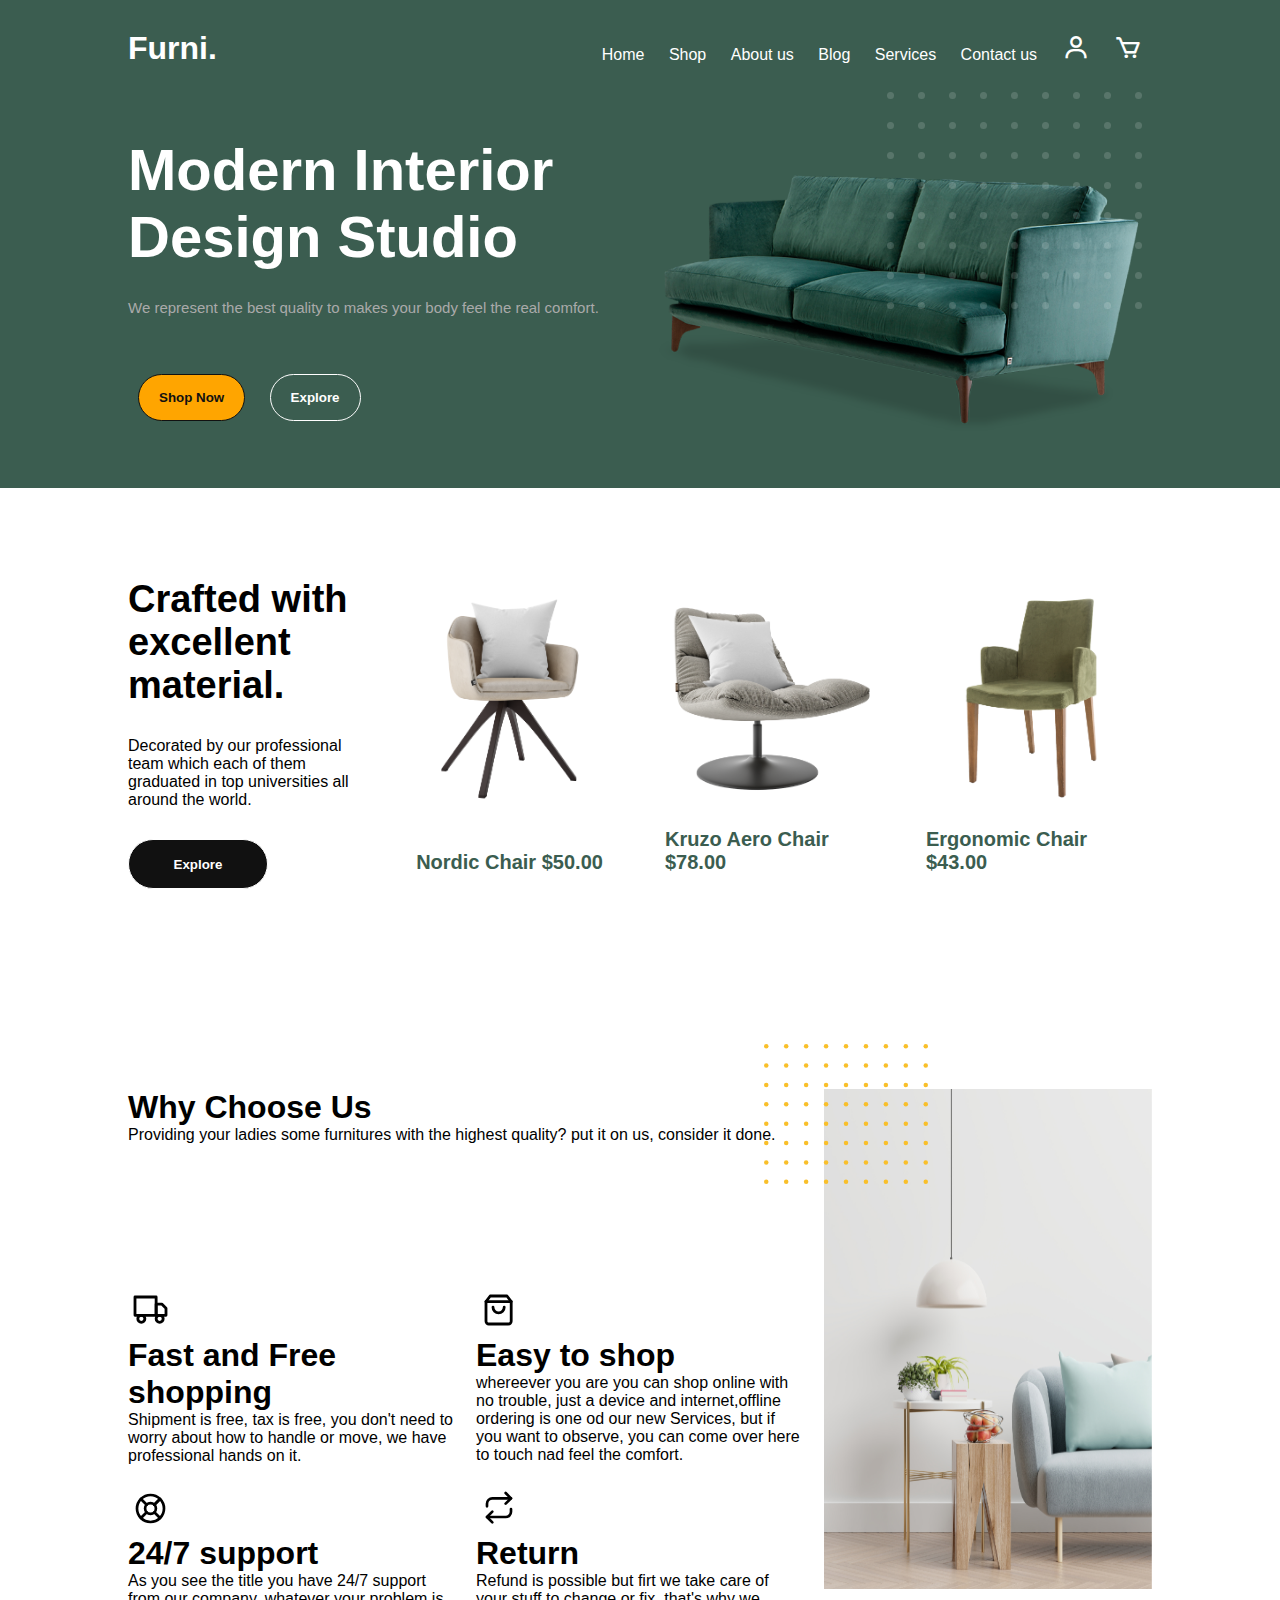
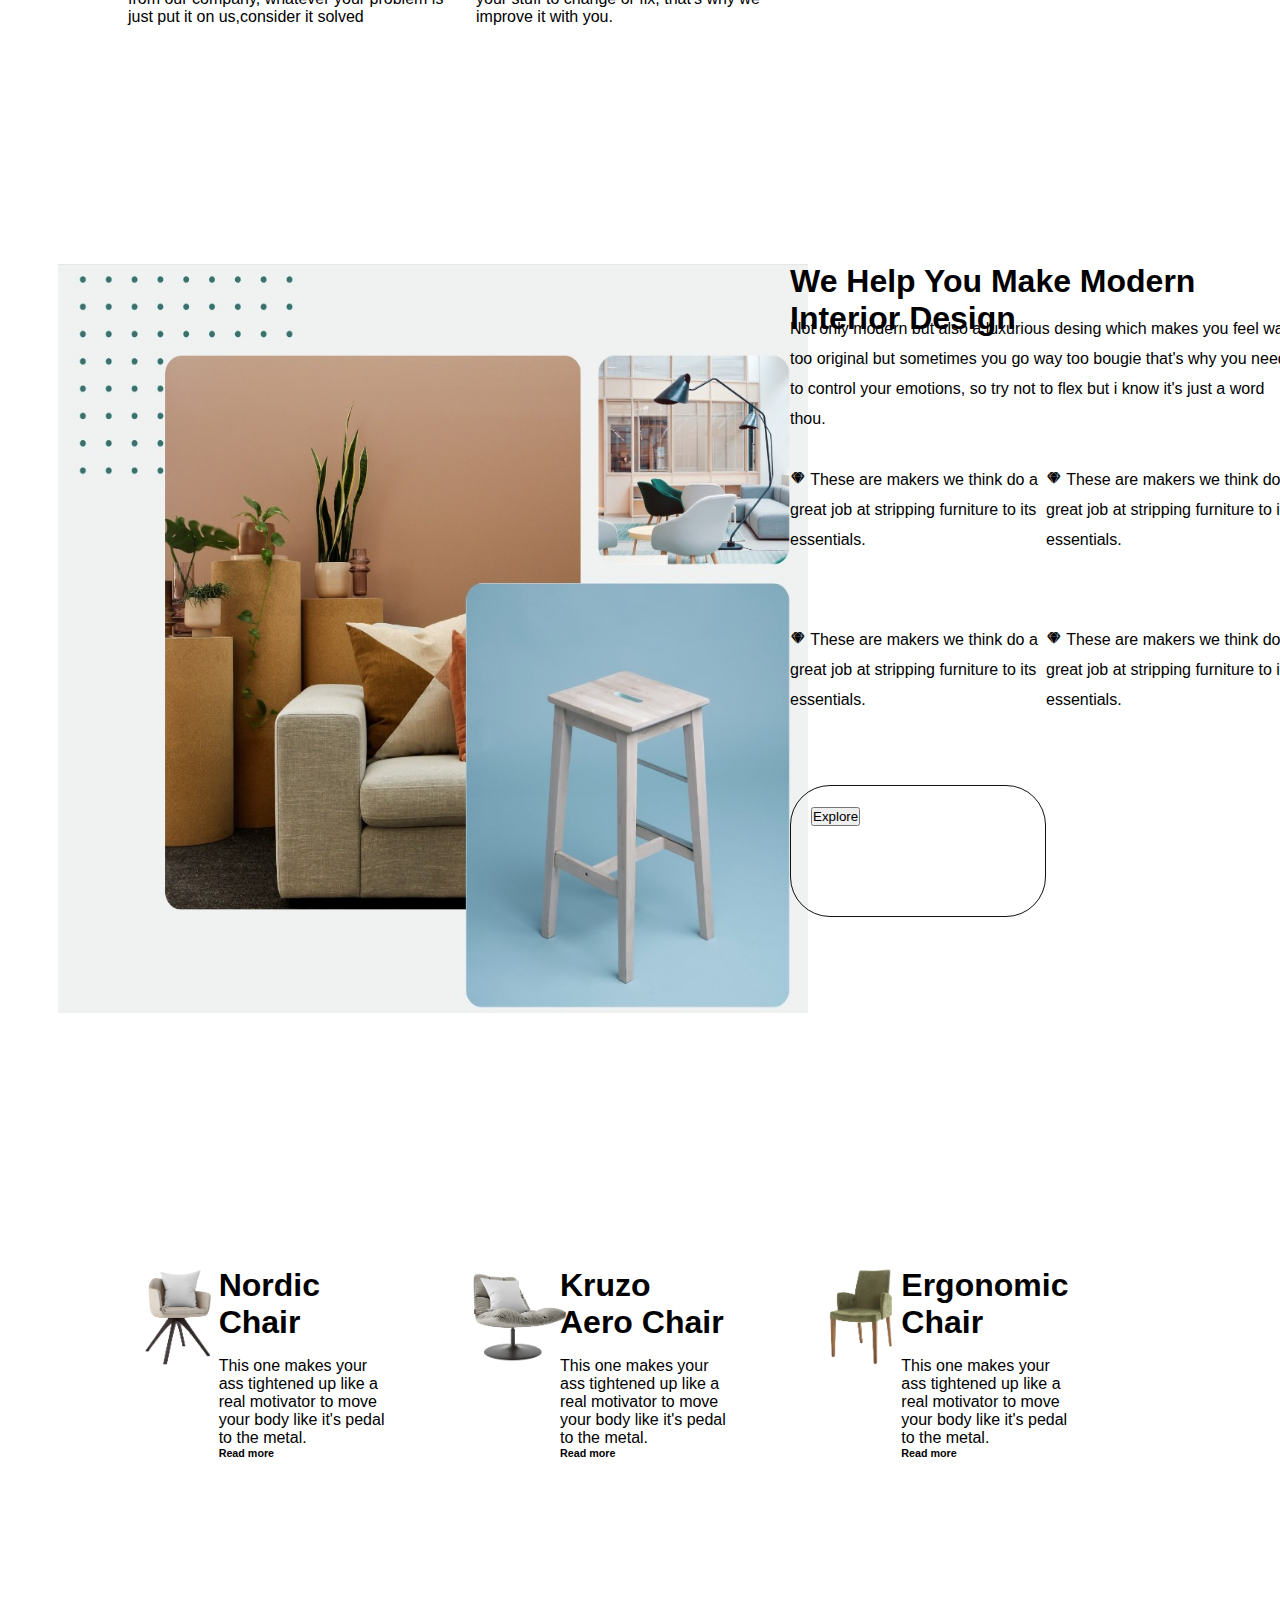
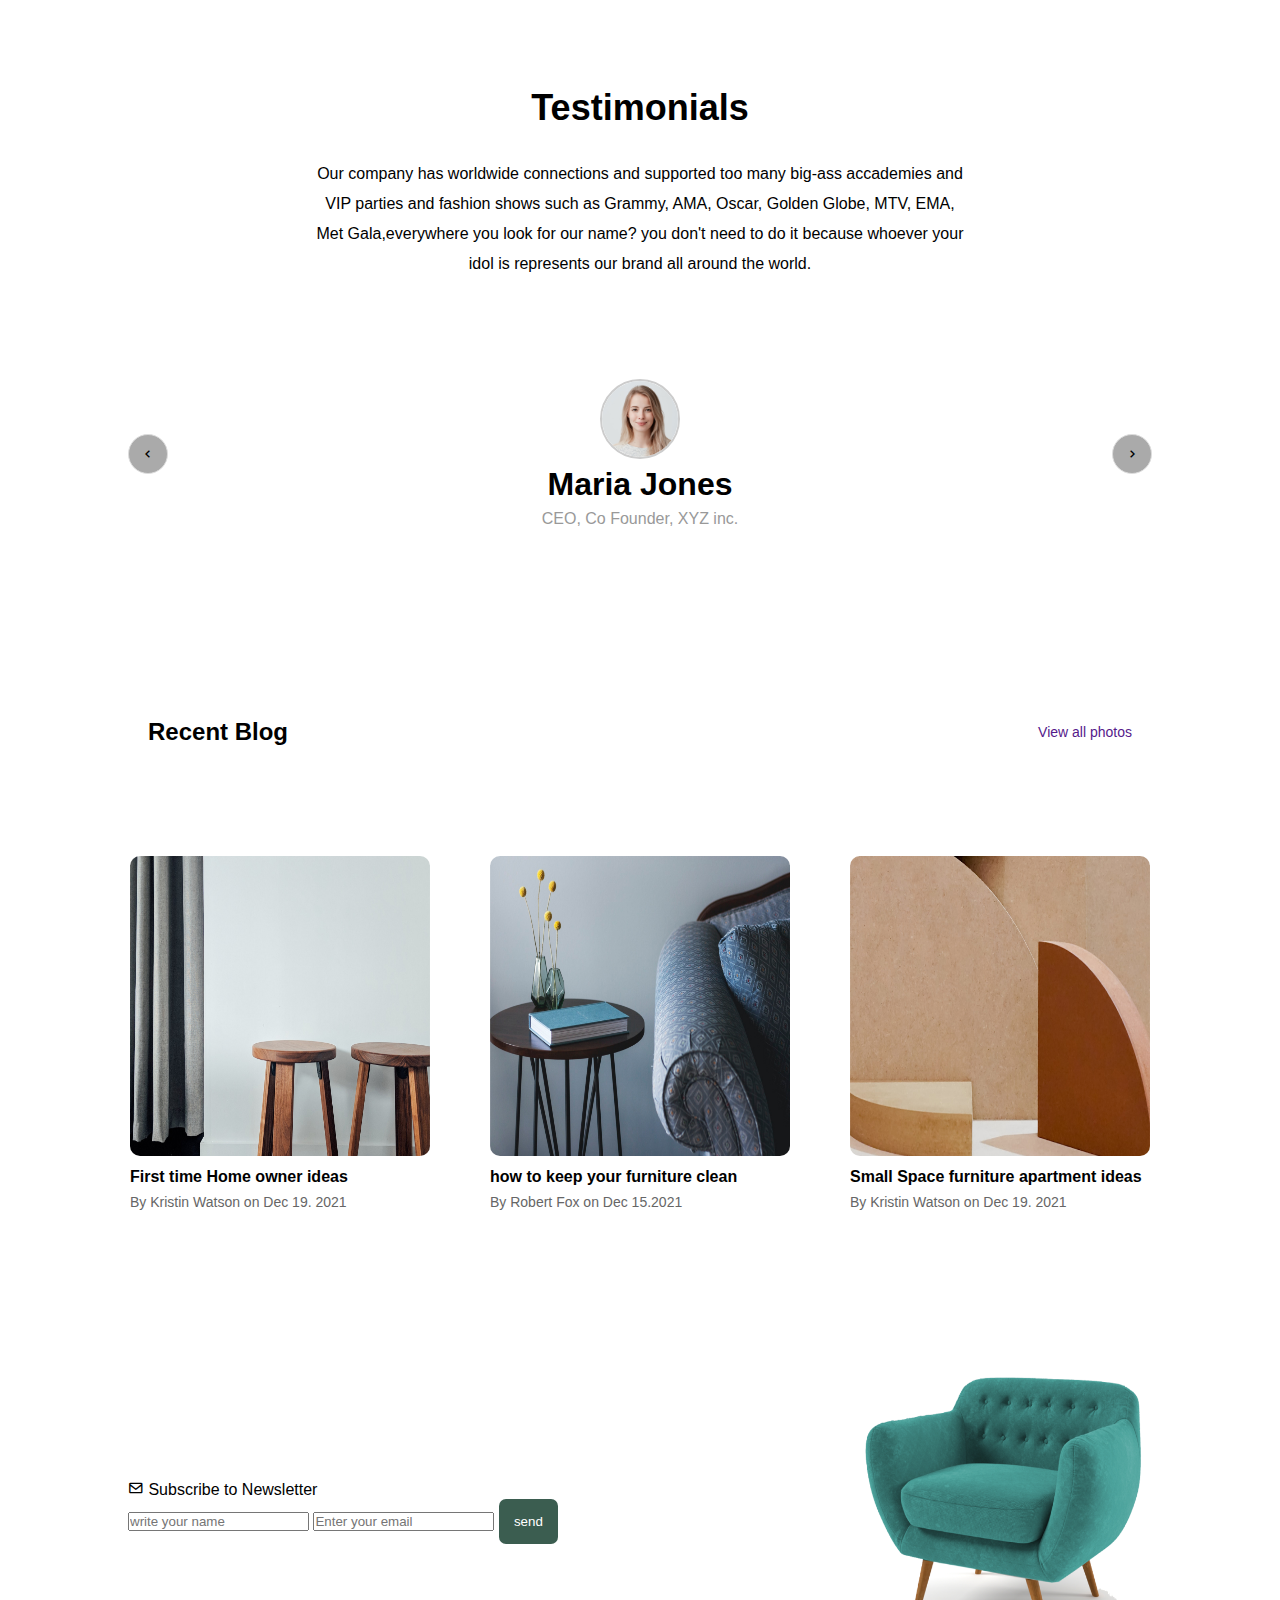
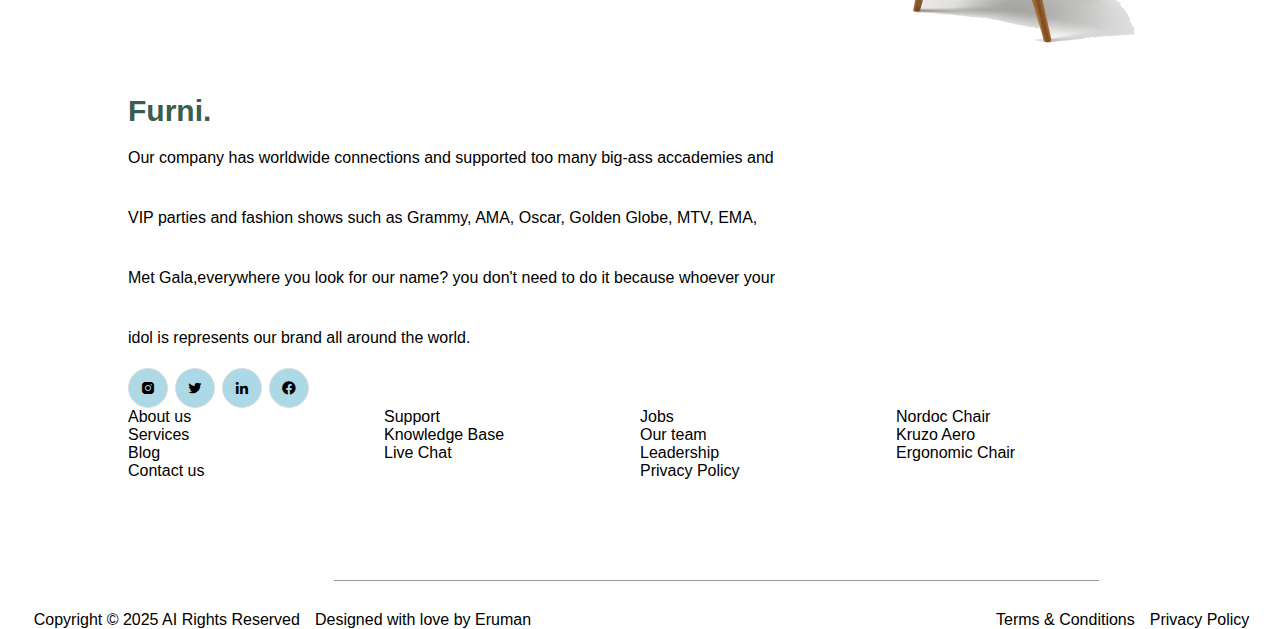
<file: Furniture/index.html>
<!DOCTYPE html>
<html lang="en">
    <head>
        <meta charset="UTF-8" />
        <meta name="viewport" content="width=device-width, initial-scale=1.0" />
        <title>Document</title>
        <link
            href="https://unpkg.com/boxicons@2.1.4/css/boxicons.min.css"
            rel="stylesheet"
        />

        <link rel="stylesheet" href="./style.css" />
    </head>
    <body>
        <header>
            <h1>Furni.</h1>
            <nav>
                <ul>
                    <li><a href="">Home</a></li>
                    <li><a href="">Shop</a></li>
                    <li><a href="">About us</a></li>
                    <li><a href="">Blog</a></li>
                    <li><a href="">Services</a></li>
                    <li><a href="">Contact us</a></li>
                    <li>
                        <a href=""><i class="bx bx-user"></i></a>
                    </li>
                    <li>
                        <a href=""><i class="bx bx-cart"></i></a>
                    </li>
                </ul>
            </nav>
        </header>
        <div class="carousel">
            <h1>Modern Interior Design Studio</h1>
            <p>
                We represent the best quality to makes your body feel the real
                comfort.
            </p>
            <div class="btns">
                <button>Shop Now</button>
                <button>Explore</button>
            </div>
            <div class="images">
                <img src="./couch.png" />
                <img src="./dots-light.svg" />
            </div>
        </div>

        <article>
            <section class="first">
                <div class="content1">
                    <h1>Crafted with excellent material.</h1>
                    <p>
                        Decorated by our professional team which each of them
                        graduated in top universities all around the world.
                    </p>
                    <button>Explore</button>
                </div>
                <div class="images1">
                    <img src="./product-1.png" />
                    <h2>Nordic Chair $50.00</h2>
                </div>
                <div class="images2">
                    <img src="./product-2.png" />
                    <h2>Kruzo Aero Chair $78.00</h2>
                </div>
                <div class="images3">
                    <img src="./product-3.png" />
                    <h2>Ergonomic Chair $43.00</h2>
                </div>
            </section>
            <section class="second">
                <div>
                    <h1>Why Choose Us</h1>
                    <p>
                        Providing your ladies some furnitures with the highest
                        quality? put it on us, consider it done.
                    </p>
                </div>
                <!-- <i class="bx bxs-bus"></i> -->
                <div>
                    <img src="./truck.svg" />
                    <h1>Fast and Free shopping</h1>
                    <p>
                        Shipment is free, tax is free, you don't need to worry
                        about how to handle or move, we have professional hands
                        on it.
                    </p>
                </div>
                <!-- <i class="bx bxs-shopping-bag"></i> -->
                <div>
                    <img src="./bag.svg" />
                    <h1>Easy to shop</h1>
                    <p>
                        whereever you are you can shop online with no trouble,
                        just a device and internet,offline ordering is one od
                        our new Services, but if you want to observe, you can
                        come over here to touch nad feel the comfort.
                    </p>
                </div>
                <!-- <i class="bx bx-support"></i> -->
                <div>
                    <img src="./support.svg" />
                    <h1>24/7 support</h1>
                    <p>
                        As you see the title you have 24/7 support from our
                        company, whatever your problem is just put it on
                        us,consider it solved
                    </p>
                </div>
                <!-- <i class='bx bx-dollar'></i> -->
                <div>
                    <img src="./return.svg" />
                    <h1>Return</h1>
                    <p>
                        Refund is possible but firt we take care of your stuff
                        to change or fix, that's why we improve it with you.
                    </p>
                </div>

                <div>
                    <img src="./dots-yellow.svg" />
                    <img
                        src="./why-choose-us-img.jpg"
                        height="500px"
                        width="500px"
                    />
                </div>
            </section>
            <section class="parent">
                <div class="div1">
                    <img src="./img-grid.jpg" height="750px" width="750px" />
                </div>
                <div class="div2">
                    <h1>We help you make modern interior Design</h1>
                </div>
                <div class="div3">
                    <p>
                        Not only modern but also a luxurious desing which makes
                        you feel way too original but sometimes you go way too
                        bougie that's why you need to control your emotions, so
                        try not to flex but i know it's just a word thou.
                    </p>
                </div>

                <div class="div4">
                    <p class="double">
                        <i class="bx bxl-sketch"></i> These are makers we think
                        do a great job at stripping furniture to its essentials.
                    </p>
                    <div>
                        <p class="triple">
                            <i class="bx bxl-sketch"></i> These are makers we
                            think do a great job at stripping furniture to its
                            essentials.
                        </p>
                    </div>
                    <div>
                        <p class="quadruple">
                            <i class="bx bxl-sketch"></i> These are makers we
                            think do a great job at stripping furniture to its
                            essentials.
                        </p>
                    </div>
                    <div>
                        <p class="quintuple">
                            <i class="bx bxl-sketch"></i> These are makers we
                            think do a great job at stripping furniture to its
                            essentials.
                        </p>
                    </div>
                    <div class="cloth">
                        <button>Explore</button>
                    </div>
                </div>
            </section>
            <section class="third">
                <div id="flame">
                    <img
                        class="image1"
                        src="./product-1.png"
                        height="100px"
                        width="100px"
                    />
                    <h1 id="v">Nordic Chair</h1>
                    <p id="iv">
                        This one makes your ass tightened up like a real
                        motivator to move your body like it's pedal to the
                        metal.
                    </p>
                    <h6 id="iiv">Read more</h6>
                </div>
                <div id="ray">
                    <img
                        class="image1"
                        src="./product-2.png"
                        height="100px"
                        width="100px"
                    />
                    <h1 id="v">Kruzo Aero Chair</h1>
                    <p id="iv">
                        This one makes your ass tightened up like a real
                        motivator to move your body like it's pedal to the
                        metal.
                    </p>
                    <h6 id="iiv">Read more</h6>
                </div>
                <div id="light">
                    <img
                        class="image1"
                        src="./product-3.png"
                        height="100px"
                        width="100px"
                    />
                    <h1 id="v">Ergonomic Chair</h1>
                    <p id="iv">
                        This one makes your ass tightened up like a real
                        motivator to move your body like it's pedal to the
                        metal.
                    </p>
                    <h6 id="iiv">Read more</h6>
                </div>
            </section>
            <section class="fourth">
                <h1>Testimonials</h1>
                <p>
                    Our company has worldwide connections and supported too many
                    big-ass accademies and VIP parties and fashion shows such as
                    Grammy, AMA, Oscar, Golden Globe, MTV, EMA, Met
                    Gala,everywhere you look for our name? you don't need to do
                    it because whoever your idol is represents our brand all
                    around the world.
                </p>
            </section>
            <section class="fifth">
                <i class="bx bx-chevron-left"></i>
                <div id="persona">
                    <img
                        id="charm"
                        src="./person_4.jpg"
                        height="80px"
                        width="80px"
                    />
                    <h1>Maria Jones</h1>
                    <p id="chef">CEO, Co Founder, XYZ inc.</p>
                </div>
                <i class="bx bx-chevron-right"></i>
            </section>
            <section class="sixth">
                <div id="space">
                    <h1>Recent Blog</h1>
                    <a href=""> View all photos </a>
                </div>
            </section>
            <section class="seventh">
                <div class="un">
                    <img src="./post-1.jpg" height="300px" width="300px" />
                    <h1>First time Home owner ideas</h1>
                    <p>By Kristin Watson on Dec 19. 2021</p>
                </div>
                <div class="un">
                    <img src="./post-2.jpg" height="300px" width="300px" />
                    <h1>how to keep your furniture clean</h1>
                    <p>By Robert Fox on Dec 15.2021</p>
                </div>
                <div class="un">
                    <img src="./post-3.jpg" height="300px" width="300px" />
                    <h1>Small Space furniture apartment ideas</h1>
                    <p>By Kristin Watson on Dec 19. 2021</p>
                </div>
            </section>
            <section class="eighth">
                <div class="Nova">
                    <i class="bx bx-envelope"></i> Subscribe to Newsletter
                    <form>
                        <tr>
                            <td>
                                <input
                                    type="text"
                                    name="name"
                                    placeholder="write your name"
                                />
                            </td>
                            <td>
                                <input
                                    type="email"
                                    name="email"
                                    placeholder="Enter your email"
                                />
                            </td>
                        </tr>
                        <tr>
                            <td><label for="submit"> </label></td>
                            <td>
                                <input
                                    type="submit"
                                    name="submit"
                                    value="send"
                                />
                            </td>
                        </tr>
                    </form>
                </div>
                <div>
                    <img src="./sofa.png" height="300px" width="300px" />
                </div>
            </section>

            <section class="ninth">
                <div class="left">
                    <h1>Furni.</h1>
                    <p>
                        Our company has worldwide connections and supported too
                        many big-ass accademies and VIP parties and fashion
                        shows such as Grammy, AMA, Oscar, Golden Globe, MTV,
                        EMA, Met Gala,everywhere you look for our name? you
                        don't need to do it because whoever your idol is
                        represents our brand all around the world.
                    </p>
                    <ul>
                        <li><i class="bx bxl-instagram-alt"></i></li>
                        <li><i class="bx bxl-twitter"></i></li>
                        <li><i class="bx bxl-linkedin"></i></li>
                        <li><i class="bx bxl-facebook-circle"></i></li>
                    </ul>
                </div>
            </section>
            <section class="tenth">
                <div>
                    <ul id="erste">
                        <li>About us</li>
                        <li>Services</li>
                        <li>Blog</li>
                        <li>Contact us</li>
                    </ul>
                </div>
                <div id="zweite">
                    <ul>
                        <li>Support</li>
                        <li>Knowledge Base</li>
                        <li>Live Chat</li>
                    </ul>
                </div>
                <div class="dritte">
                    <ul>
                        <li>Jobs</li>
                        <li>Our team</li>
                        <li>Leadership</li>
                        <li>Privacy Policy</li>
                    </ul>
                </div>
                <div class="vierte">
                    <ul>
                        <li>Nordoc Chair</li>
                        <li>Kruzo Aero</li>
                        <li>Ergonomic Chair</li>
                    </ul>
                </div>
            </section>
        </article>
        <footer>
            <div class="blast">
                <p id="spa">Copyright &copy 2025 AI Rights Reserved</p>
                <p id="msj">Designed with love by Eruman</p>
                <p id="hot">Terms & Conditions</p>
                <p id="lean">Privacy Policy</p>
            </div>
        </footer>
    </body>
</html>
</file>
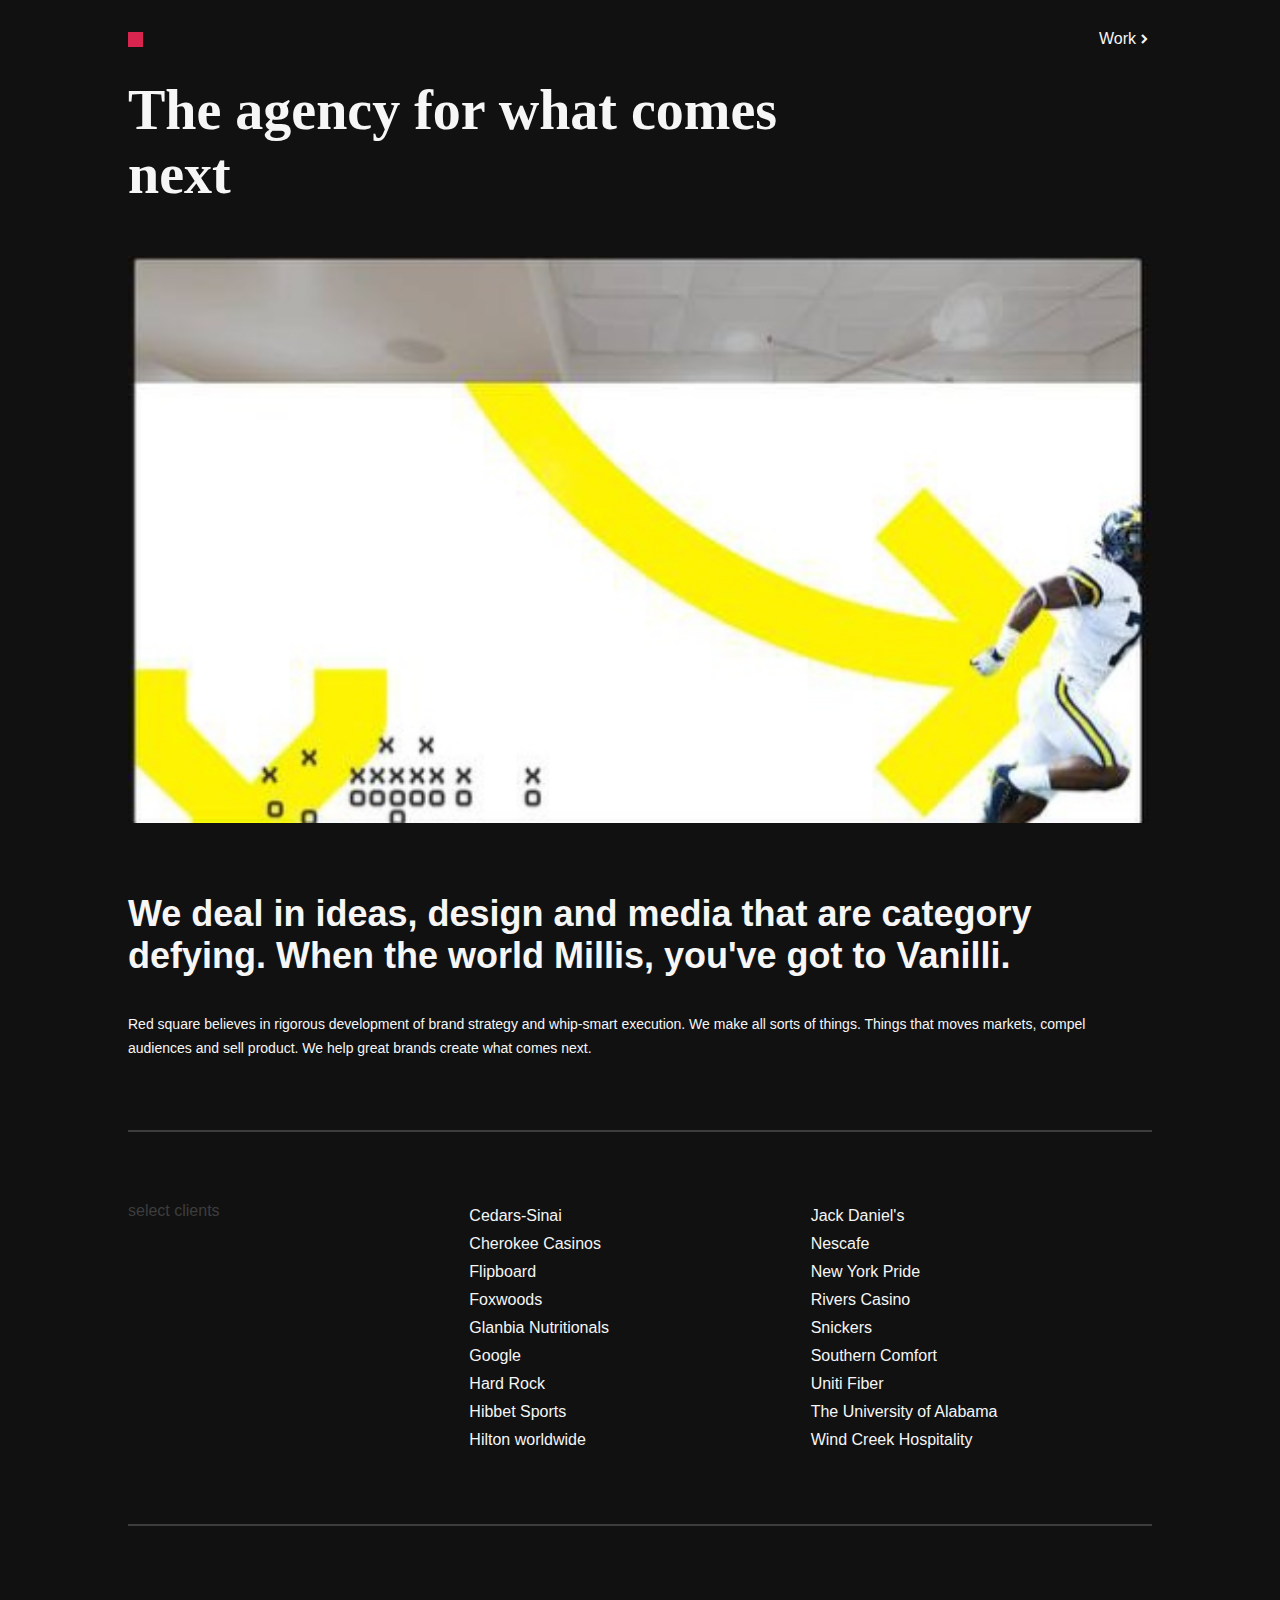
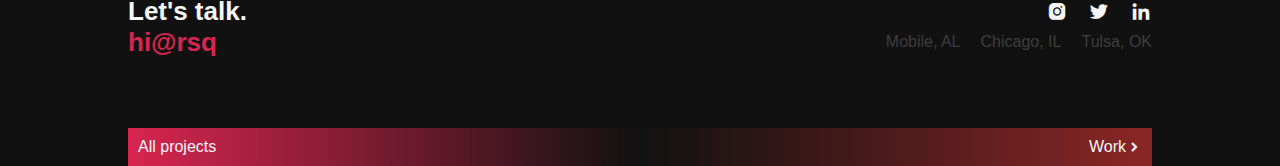
<file: New Site/index.html>
<!DOCTYPE html>
<html lang="en">
    <head>
        <meta charset="UTF-8">
        <meta name="viewport" content="width=device-width, initial-scale=1.0">
        <title>Document</title>
        <link rel="stylesheet" href="style.css">
         <link href='https://unpkg.com/boxicons@2.1.4/css/boxicons.min.css' rel='stylesheet'>

    </head>


    <body>
        <header>
            <span></span>
            <a href=""> work <i class='bx bxs-chevron-right'></i></a>
        </header>


        <article>
            <section>
                <h1> The agency for what comes next</h1>
                <img src="./runner.jpg">
            </section>
            <section>
                <h2>
                    We deal in ideas, design and media that are category defying. When the world Millis, you've got to Vanilli.
                </h2>
                <p>Red square believes in rigorous development of brand strategy and whip-smart execution. We make all sorts of things. Things that moves markets, compel audiences and sell product. We help great brands create what comes next.</p>
            </section>
            <section>
                <p> select clients</p>
                <ul>
                    <li>Cedars-Sinai</li>
                    <li>Cherokee Casinos</li>
                    <li>Flipboard</li>
                    <li>Foxwoods</li>
                    <li>Glanbia Nutritionals</li>
                    <li>Google</li>
                    <li>Hard Rock</li>
                    <li>Hibbet Sports</li>
                    <li>Hilton worldwide</li>
                </ul>
                <ul>
                    <li>Jack Daniel's</li>
                    <li>Nescafe</li>
                    <li>New York Pride </li>
                    <li>Rivers Casino</li>
                    <li>Snickers</li>
                    <li>Southern Comfort</li>
                    <li>Uniti Fiber</li>
                    <li>The University of Alabama</li>
                    <li>Wind Creek Hospitality</li>
                </ul>
            </section>
            <section>           
                <h1>Let's talk.</h1>
                <h1>hi@rsq</h1>
                <ul>
                    <li><i class='bx bxl-instagram-alt' ></i></li>
                    <li><i class='bx bxl-twitter' ></i></li>
                    <li><i class='bx bxl-linkedin' ></i></li>
                </ul>
                <ul>
                    <li>Mobile, AL</li>
                    <li>Chicago, IL</li>
                    <li>Tulsa, OK</li>
                </ul>
               
            </section>
        </article>

        <footer>
            <span>All projects</span>
            <a href=""> work <i class='bx bxs-chevron-right'></i></a>
        </footer>
    </body>
</html>
</file>
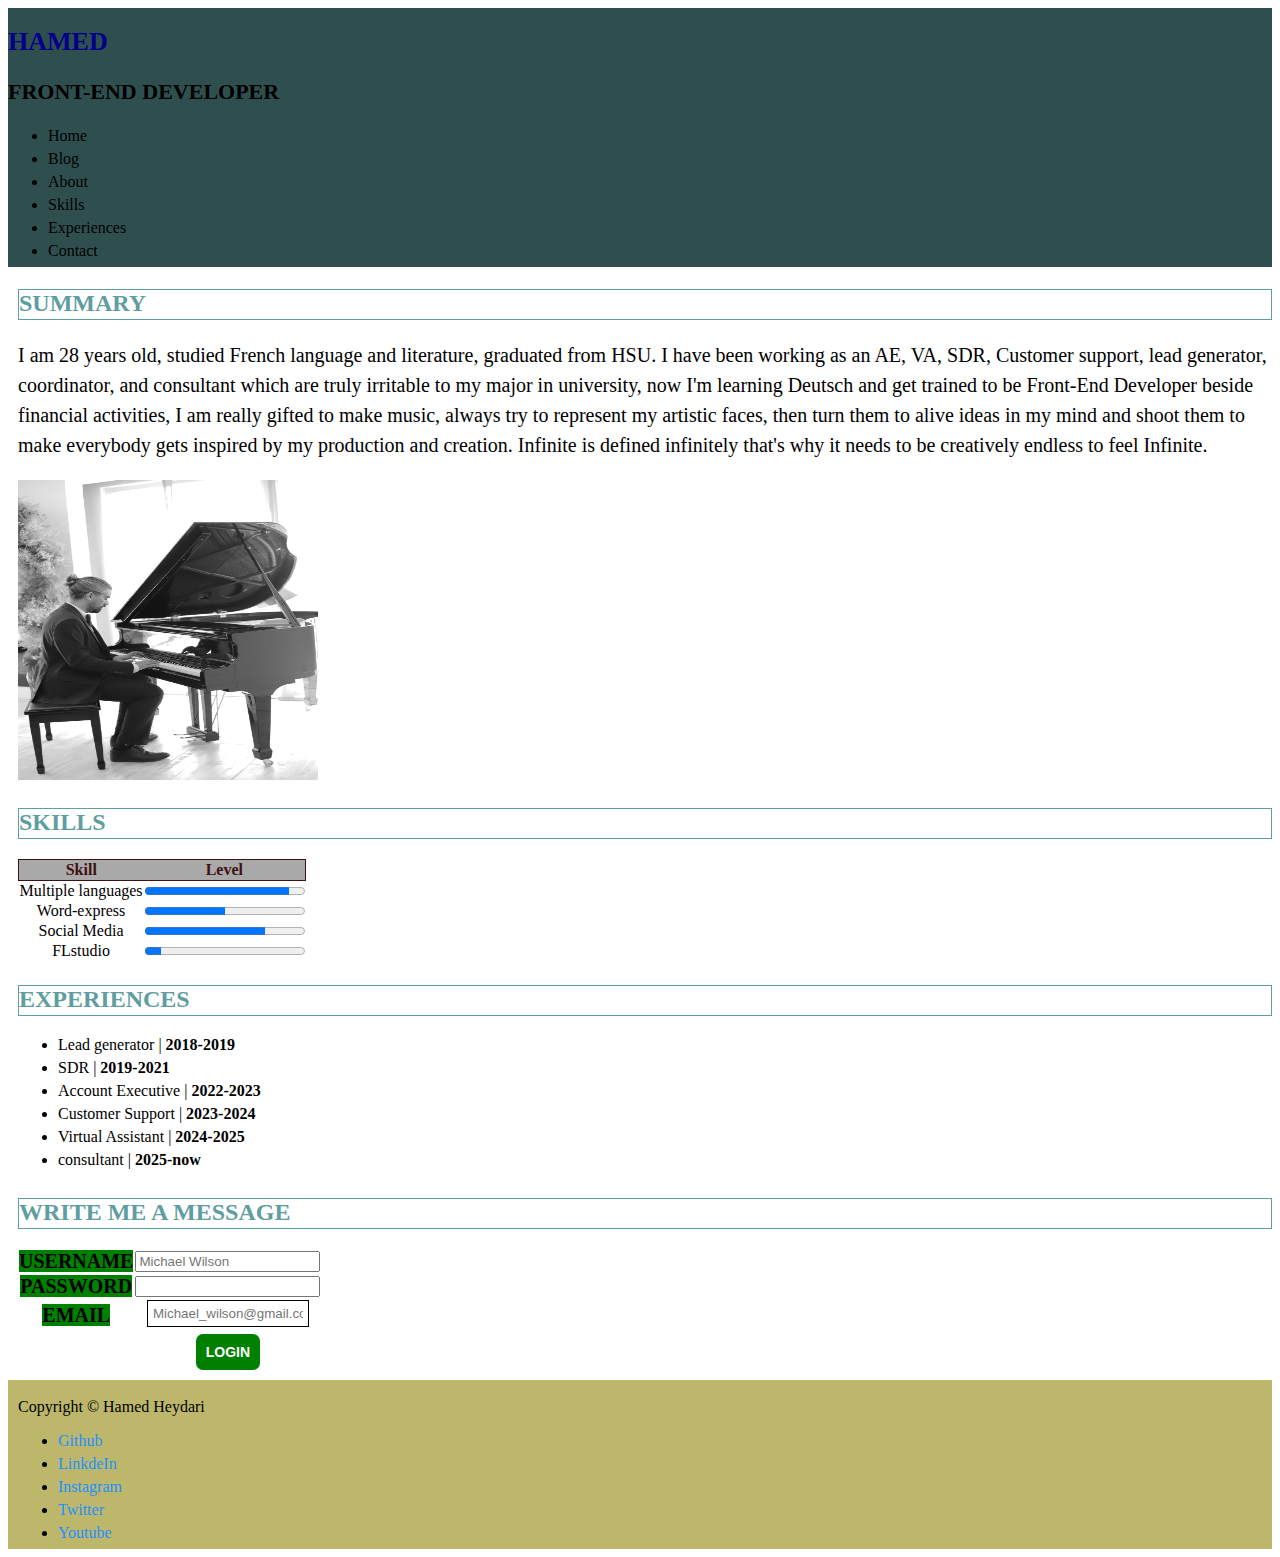
<file: Sample/index.html>
<!DOCTYPE html>
<html lang="en">
<head>
    <meta charset="UTF-8">
    <meta name="viewport" content="width=device-width, initial-scale=1.0">
    <title>Document</title>
    <link rel="stylesheet" href="./style.css">
</head>
<body>
    <header>
        <h1 id="uppercase"> Hamed</h1>
        <p id="p" id="uppercase" id="bold"> Front-End Developer</p> 
        <nav>
            <ul>
                <li><a> Home </a></li>
                <li><a> Blog  </a></li>
                <li> <a> About </a></li>
                <li> <a> Skills </a></li>
                <li> <a> Experiences </a></li>
                <li> <a> Contact </a></li>
            </ul>
            </nav>
        </header>
    <article>
        <section>
            <h2> Summary </h2>
            <p class="p"> I am 28 years old, studied French language and literature, graduated from HSU. I have been working as an AE, VA, SDR, Customer support, lead generator, coordinator, and consultant which are truly irritable to my major in university, now I'm learning Deutsch and get trained to be Front-End Developer beside financial activities, I am really gifted to make music, always try to represent my artistic faces, then turn them to alive ideas in my mind and shoot them to make everybody gets inspired by my production and creation.  Infinite is defined infinitely that's why it needs to be creatively endless to feel Infinite.</p>
            <img src="./IMG_4050.jpg" height="300px" width="300px">
        </section>
        <section>
            <h2> Skills </h2>
            <table>
                <tr id="firstchild">
                    <th> Skill</th>
                    <th> Level </th>
                </tr>
                <tr>
                    <td> Multiple languages</td>
                    <td> <progress min="0" max="100" value="90"></progress></td>
                </tr>
                <tr>
                    <td> Word-express</td>
                    <td> <progress min="0" max="100" value="50"></progress></td>
                </tr>
                <tr>
                    <td>Social Media </td>
                    <td> <progress min="0" max="100" value="75"></progress></td>
                </tr>
                <tr>
                    <td> FLstudio</td>
                    <td> <progress min="0" max="100" value="10"></progress></td>
                </tr>
            </table>
        </section>
        <section>
            <h2> Experiences </h2>
            <ul>
            <li> Lead generator    | <b>2018-2019 </b></li>
            <li>        SDR        | <b>2019-2021 </b></li>
            <li> Account Executive | <b>2022-2023 </b></li>
            <li> Customer Support  | <b>2023-2024 </b></li>
            <li> Virtual Assistant | <b>2024-2025 </b></li>
            <li> consultant        | <b>2025-now  </b></li>
            </ul>
        </section>
        <section>
            <h2> Write me a message</h2>
            <div>
                <form>
                <table>
                            <tr>
                                <td><label for="Username"> Username </label></td>
                                <td><input type="text" name="Username" placeholder="Michael Wilson">
                                </td>
                            </tr>
                            <tr>
                                <td><label for="password"> password </label></td>
                                <td><input type="password" name="password" placeholder=""></td>
                            </tr>
                            <tr>
                                <td><label for="email"> email </label></td>
                                <td><input type="email" name="email" placeholder="Michael_wilson@gmail.com"></td>
                            </tr>
                            <tr>
                                <td><label for="submit">  </label> </td>
                                <td><input type="submit" name="submit"  value="login"></td>
                            </tr>
                        </table>
                        </form>
               </div>
        </section>
    </article>
    <footer>
        <p> Copyright &copy Hamed Heydari</p>
        <ul>
            <li><a href=""> Github</a></li>
            <li><a href="">LinkdeIn</a></li>
            <li><a href="">Instagram</a></li>
            <li><a href="">Twitter</a></li>
            <li><a href="">Youtube</a></li>
        </ul>
    </footer>
</body>
</html>
</file>
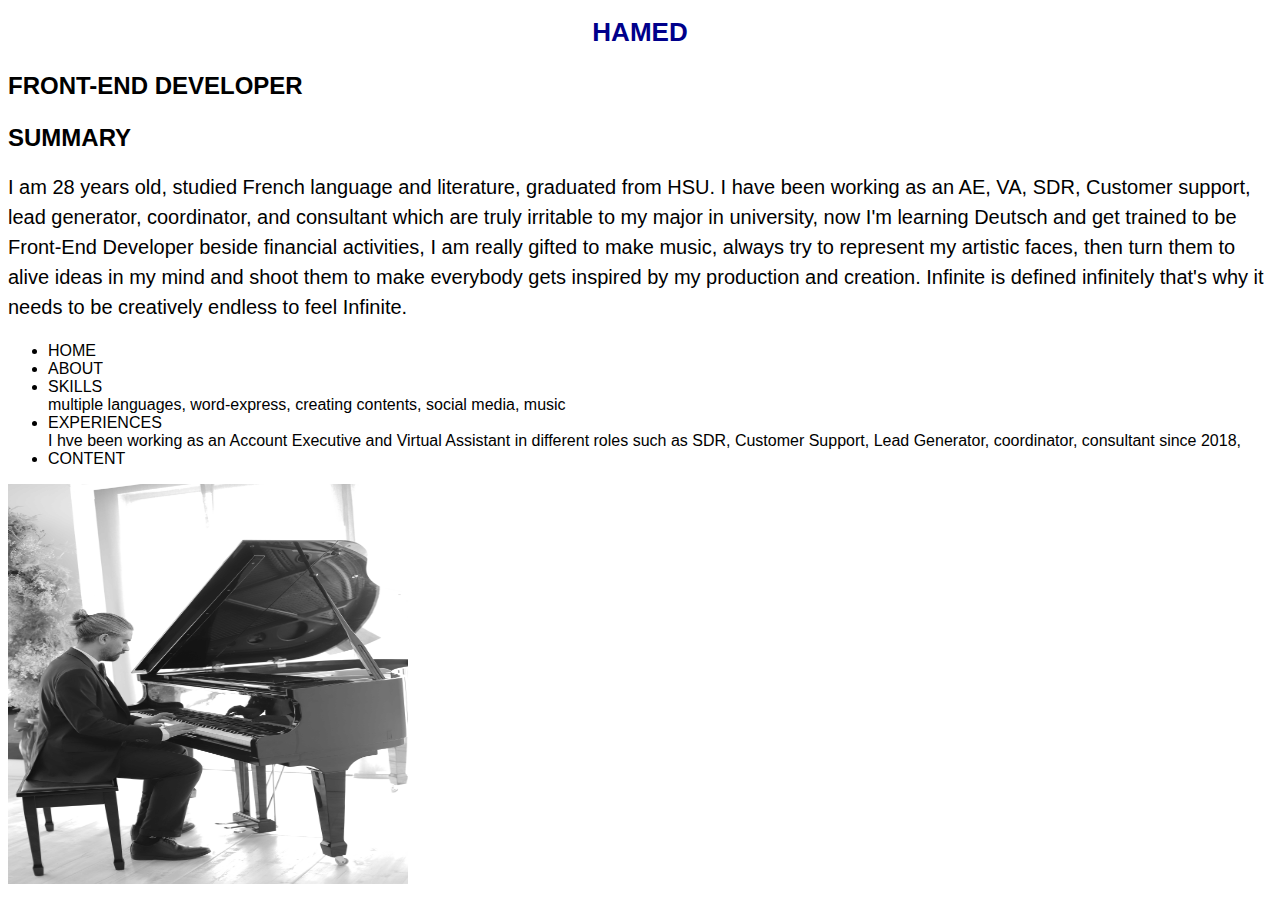
<file: Session 002/index.html>
<!DOCTYPE html>
<html lang="en">
<head>
    <meta charset="UTF-8">
    <meta name="viewport" content="width=device-width, initial-scale=1.0">
    <title>Document</title>
    <link rel="stylesheet" href="./style.css">
</head>
<body>
    <header>
    <h1 id="uppercase"> Hamed </h1>
    <p id="p" id="uppercase" id="bold">  Front-End Developer </p>
    <h2> Summary </h2>
    <p class="p"> I am 28 years old, studied French language and literature, graduated from HSU. I have been working as an AE, VA, SDR, Customer support, lead generator, coordinator, and consultant which are truly irritable to my major in university, now I'm learning Deutsch and get trained to be Front-End Developer beside financial activities, I am really gifted to make music, always try to represent my artistic faces, then turn them to alive ideas in my mind and shoot them to make everybody gets inspired by my production and creation.  Infinite is defined infinitely that's why it needs to be creatively endless to feel Infinite. </p>
        <nav> 
        <ul>
            <li> <a>Home</a></li>
            <li> <a>About </a> </li>
            <li> <a>Skills </a></li>
            <section> multiple languages, word-express, creating contents, social media, music </section>
            <li> <a>Experiences</a></li>
            <section> I hve been working as an Account Executive and Virtual Assistant in different roles such as SDR, Customer Support, Lead Generator, coordinator, consultant since 2018,</section>
            <li> <a>content</a></li>
        </ul>
    </nav>
    <img  src="./Lubaby.jpg"/ height="400px" width="400px">
   </header>
</body>
</html>
</file>
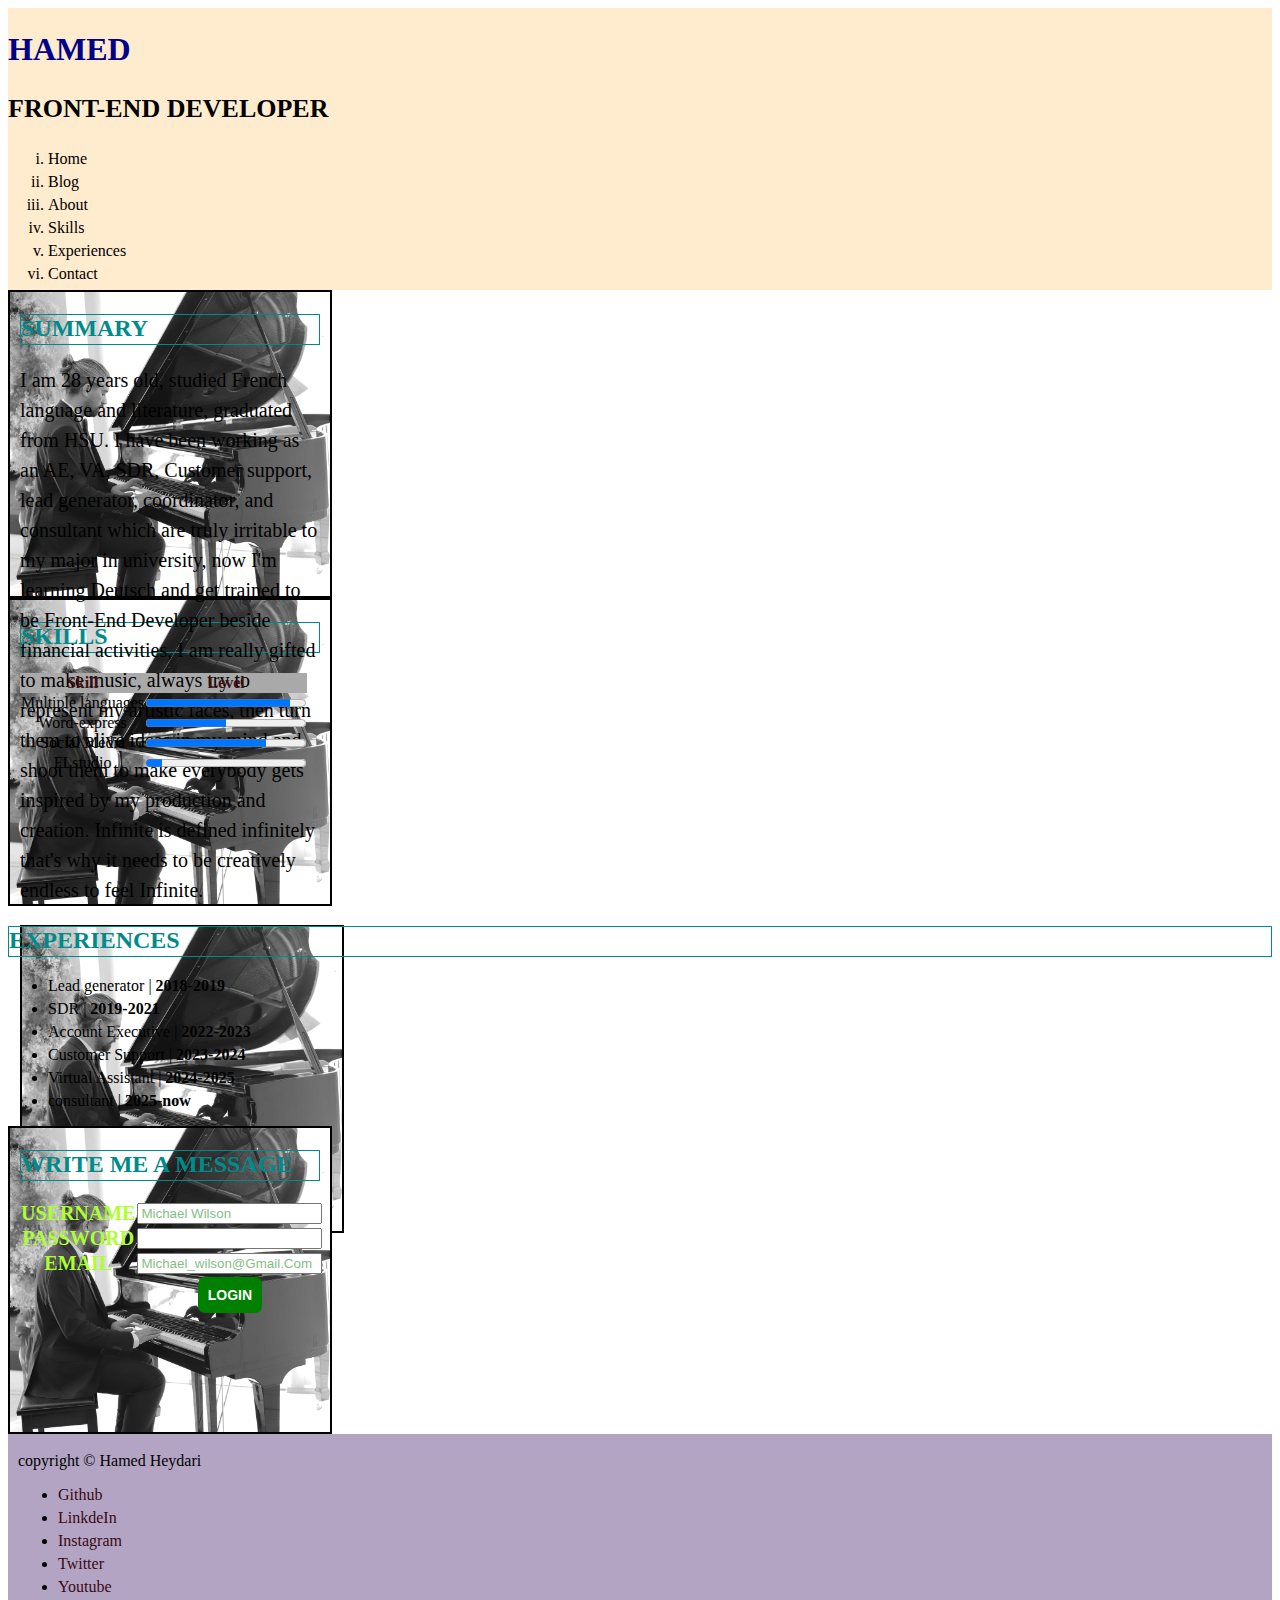
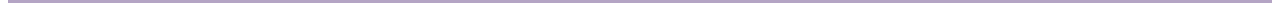
<file: Session 3x/index.html>
<!DOCTYPE html>
<html lang="en">
<head>
    <meta charset="UTF-8">
    <meta name="viewport" content="width=device-width, initial-scale=1.0">
    <title>Document</title>
    <link rel="stylesheet" href="./style.css">
</head>
<body>
    <header> 
        <h1 id="uppercase"> Hamed</h1>
        <p id="p" id="uppercase" id="bold"> front-end developer </p>
        <nav>
        <ul>
            <li><a> Home </a></li>
            <li><a> Blog  </a></li>
            <li> <a> About </a></li>
            <li> <a> Skills </a></li>
            <li> <a> Experiences </a></li>
            <li> <a> Contact </a></li>
        </ul>
        </nav>
    </header>
    <article>
        <section> 
            <h2> Summary </h2>
            <p class="p"> I am 28 years old, studied French language and literature, graduated from HSU. I have been working as an AE, VA, SDR, Customer support, lead generator, coordinator, and consultant which are truly irritable to my major in university, now I'm learning Deutsch and get trained to be Front-End Developer beside financial activities, I am really gifted to make music, always try to represent my artistic faces, then turn them to alive ideas in my mind and shoot them to make everybody gets inspired by my production and creation.  Infinite is defined infinitely that's why it needs to be creatively endless to feel Infinite.</p>
          <!--<img src="./IMG_4050.jpg" width="400px" height="400px"> -->
          <section></section>

        </section>
    
        <section>
            <h2> Skills </h2>
            <table>
                <tr id="firstchild">
                    <th> Skill</th>
                    <th> Level </th>
                </tr>
                <tr>
                    <td> Multiple languages</td>
                    <td> <progress min="0" max="100" value="90"></progress></td>
                </tr>
                <tr>
                    <td> Word-express</td>
                    <td> <progress min="0" max="100" value="50"></progress></td>
                </tr>
                <tr>
                    <td>Social Media </td>
                    <td> <progress min="0" max="100" value="75"></progress></td>
                </tr>
                <tr>
                    <td> FLstudio</td>
                    <td> <progress min="0" max="100" value="10"></progress></td>
                </tr>
            </table>
        </section>
        <h2> Experiences</h2>
        <ul> 
            <li> Lead generator    | <b>2018-2019 </b></li>
            <li>        SDR        | <b>2019-2021 </b></li>
            <li> Account Executive | <b>2022-2023 </b></li>
            <li> Customer Support  | <b>2023-2024 </b></li>
            <li> Virtual Assistant | <b>2024-2025 </b></li>
            <li> consultant        | <b>2025-now  </b></li>
        </ul>
    </section>
    <section>
        <h2> Write me a message</h2>
       <div>
        <form>
        <table>
                    <tr>
                        <td><label for="Username"> Username </label></td>
                        <td><input type="text" name="Username" placeholder="Michael Wilson">
                        </td>
                    </tr>
                    <tr>
                        <td><label for="password"> password </label></td>
                        <td><input type="password" name="password" placeholder=""></td>
                    </tr>
                    <tr>
                        <td><label for="email"> email </label></td>
                        <td><input type="email" name="email" placeholder="Michael_wilson@gmail.com"></td>
                    </tr>
                    <tr>
                        <td><label for="submit">  </label> </td>
                        <td><input type="submit" name="submit"  value="login"></td>
                    </tr>
                </table>
                </form>
       </div>
    </section>
    </article>
    <footer>
        <p> copyright &copy Hamed Heydari</p>
        <ul>
            <li><a href=""> Github</a></li>
            <li><a href="">LinkdeIn</a></li>
            <li><a href="">Instagram</a></li>
            <li><a href="">Twitter</a></li>
            <li><a href="">Youtube</a></li>
        </ul>
    </footer>
</body>
</html>
</file>
<file: Furniture/style.css>
* {
    padding: 0;
    margin: 0;
    box-sizing: border-box;
    list-style-type: none;
    text-decoration: none;
}

body {
    scroll-behavior: smooth;
    font-family: Poppins, sans-serif;
    padding: 0 10vw;
    width: 100%;
    display: flex;
    flex-direction: column;
    justify-content: center;
    align-items: center;
    overflow-x: hidden;
}

header {
    width: 100vw;
    display: flex;
    flex-direction: row;
    justify-content: space-between;
    align-items: center;
    background-color: #3b5d50;
    padding: 30px 10vw;
    color: #fff;
}

header nav ul li {
    display: inline;
    margin: 0 10px;
    border-bottom: 5px solid #3b5d50;
    padding-bottom: 7px;
    transition: 0.3s ease;
}

header nav ul li:hover {
    border-bottom: 5px solid orange;
}

header nav ul li a {
    color: #fff;
}

header nav ul li i {
    font-size: 28px;
}

.carousel {
    width: 100vw;
    margin-top: 0;
    background-color: #3b5d50;
    /* display: grid; */
    padding: 10px 10vw;
    display: grid;
    grid-template-columns: 1fr 1fr;
    grid-template-rows: auto auto auto;
    grid-template-areas:
        "heading images"
        "contentss images"
        "buttons images";
}

.carousel h1 {
    grid-area: heading;
    align-self: center;
    color: #fff;
    font-size: 58px;
}

.carousel p {
    grid-area: contentss;
    color: #aaa;
    font-size: 15px;
}

.carousel .btns {
    grid-area: buttons;
}

.carousel .btns button {
    padding: 15px 20px;
    background: transparent;
    margin: 0 10px;
    border-radius: 40px;
    border: 1px solid #fff;
    color: #fff;
    font-weight: bold;
    text-transform: capitalize;
    cursor: pointer;
}

.carousel .btns button:nth-child(1) {
    background-color: orange;
    color: #111;
    border: 1px solid #111;
}

.carousel .images {
    grid-area: images;
    position: relative;
}

.carousel .images img:nth-child(1) {
    width: 100%;
    z-index: 100;
    display: inline-block;
}

.carousel .images img:nth-child(2) {
    position: absolute;
    right: 10px;
    top: -15px;
    z-index: 0;
}

.first {
    padding-top: 90px;
    display: grid;
    grid-template-columns: 1fr 1fr 1fr 1fr;
    grid-template-rows: 1fr;
    gap: 20px;
}

.first .content1 {
    width: 100%;
    display: flex;
    flex-direction: column;
    justify-content: start;
    align-items: start;
    gap: 30px;
}

.first .images1 img,
.first .images2 img,
.first .images3 img {
    width: 100%;
    transition: 0.3s ease;
}

.first .images1,
.first .images2,
.first .images3 {
    display: flex;
    flex-direction: column;
    justify-content: space-between;
    align-items: center;
    gap: 20px;
    cursor: pointer;
    padding: 15px;
    border-radius: 10px;
}

.first .images1:hover,
.first .images2:hover,
.first .images3:hover {
    background-color: #999;
}

.first .images1:hover img,
.first .images2:hover img,
.first .images3:hover img {
    transform: translateY(-50px);
}

.first button {
    grid-area: button1;
    padding: 15px 20px;
    background: #111;
    border-radius: 40px;
    border: 1px solid #fff;
    color: #fff;
    font-weight: bold;
    text-transform: capitalize;
    cursor: pointer;
    width: 140px;
    height: 50px;
}

.first h1 {
    font-size: 38px;
}

.first h2 {
    font-size: 20px;
}

.second {
    display: grid;
    grid-template-columns: 1fr 1fr 1fr;
    grid-template-rows: 1fr 1fr 1fr;
    grid-template-areas:
        "heading2 heading2 seventh"
        "third forth seventh"
        "fifth sixth seventh";
    gap: 20px;
    padding: 200px 0;
}

.second div:nth-child(1) {
    grid-area: heading2;
}

.second div:nth-child(2) {
    grid-area: third;
}

.second div:nth-child(3) {
    grid-area: forth;
}

.second div:nth-child(4) {
    grid-area: fifth;
}

.second div:nth-child(5) {
    grid-area: sixth;
}

.second div:nth-child(6) {
    grid-area: seventh;
    position: relative;
}

.second div:nth-child(6) img {
    width: 100%;
}

.second div:nth-child(6) img:nth-child(1) {
    position: absolute;
    left: -60px;
    top: -45px;
    width: 50%;
}

.parent {
    display: grid;
    grid-template-columns: repeat(4, 1fr);
    grid-template-rows: repeat(5, 1fr);
    grid-column-gap: 0px;
    grid-row-gap: 0px;
}

.div1 {
    grid-area: 1 / 1 / 6 / 3;
    position: relative;
    right: 70px;
}

.div2 {
    grid-area: 1 / 3 / 2 / 5;
    text-transform: capitalize;
    position: relative;
    left: 150px;
}

.div3 {
    grid-area: 2 / 3 / 3 / 5;
    position: relative;
    left: 150px;
    line-height: 30px;
    position: relative;
    top: -100px;
}

.div4 {
    grid-area: 3 / 3 / 6 / 5;
    display: grid;
    grid-template-columns: 1fr 1fr;
    grid-template-rows: auto auto auto;
    grid-template-areas:
        "p1 p2"
        "p3 p4"
        "px ";
    position: relative;
    left: 150px;
    line-height: 30px;
    position: relative;
    top: -100px;
}

.cloth {
    padding: 15px 20px;
    cursor: pointer;
    color: #fff;
    border-radius: 40px;
    border: 1px solid #111;
}

.third {
    padding-top: 200px;
    padding-bottom: 100px;
    margin: 50px 0;
    display: flex;
    flex-direction: row;
    justify-content: space-between;
    align-items: center;
}

#flame {
    display: grid;
    grid-template-columns: 1fr 1fr;
    grid-template-rows: 1fr 1fr 1fr;
    grid-template-areas:
        "taste h1"
        "taste p"
        "taste h6";
}

.image1 {
    grid-area: taste;
}

#v,
#iv,
#iiv {
    position: relative;
    left: -80px;
}

#ray {
    display: grid;
    grid-template-columns: 1fr 1fr;
    grid-template-rows: 1fr 1fr 1fr;
    grid-template-areas:
        "taste h1"
        "taste p"
        "taste h6";
}

#light {
    display: grid;
    grid-template-columns: 1fr 1fr;
    grid-template-rows: 1fr 1fr 1fr;
    grid-template-areas:
        "taste h1"
        "taste p"
        "taste h6";
}

.fourth {
    display: flex;
    flex-direction: column;
    justify-content: space-between;
    align-items: center;
    gap: 30px;
    padding-bottom: 100px;
}

.fourth h1 {
    font-size: 36px;
}

.fourth p {
    line-height: 30px;
    max-width: 650px;
    margin: 0 auto;
    text-align: center;
}

.fifth {
    display: flex;
    flex-direction: row;
    justify-content: space-between;
    align-items: center;
    padding-bottom: 150px;
}

.fifth #persona {
    display: flex;
    flex-direction: column;
    justify-content: space-around;
    align-items: center;
    gap: 7px;
    cursor: pointer;
}

.fifth i {
    cursor: pointer;
    width: 40px;
    height: 40px;
    border-radius: 50%;
    border: 1px solid #ddd;
    display: flex;
    align-items: center;
    justify-content: center;
    background-color: #aaa;
}

.fifth i:hover {
    background-color: darkslategray;
}

#charm {
    width: 80px;
    height: 80px;
    border-radius: 50%;
    border: 2px solid #ccc;
}

#chef {
    color: #999;
}

.sixth #space {
    display: flex;
    flex-direction: row;
    justify-content: space-between;
    align-items: center;
    margin: 40px 20px 20px 20px;
    padding-bottom: 70px;
}

.sixth #space h1 {
    margin: 0;
    font-size: 24px;
}

.sixth #space a {
    text-decoration: none;
    font-size: 14px;
}

.seventh {
    display: flex;
    gap: 60px;
    justify-content: center;
    margin-top: 40px;
    padding-bottom: 150px;
}



.un {
    width: 300px;
    text-align: left;
}


.un h1 {
    margin-bottom: 8px;
    font-size: 16px;
}

.un p {
    margin: 0;
    color: #666;
    font-size: 14px;
}

.un img {
    width: 100%;
    border-radius: 10px;
    margin-bottom: 12px;
    transition: transform 0.3 ease;
    position: relative;
    overflow: hidden;
    display: block;
}

.eighth {
    display: flex;
    flex-direction: row;
    justify-content: space-between;
    align-items: center;
    padding-bottom: 30px;
    
}

.eighth .Nova img, h2 {
    display: flex;
    flex-direction: row;
    justify-content: end;
    align-items: center;
    color:#3b5d50;
}


.eighth .Nova form input [type='text'] {
    border: 7px solid #ccc;
    width: 150px;
    padding: 15px;

}

form input [ type='email'] {
    border:10px solid #111;

}

form input[ type='submit'] {
   background-color: #3b5d50;
   cursor: pointer;
   border: 20px;
   border-radius: 7px;
   color: #fff;
   padding: 15px;
}

/* .ninth {
    display: grid;
    padding: 30px;
}

.ninth .left  {
    width: 30%;
} */


.ninth {
    display: flex;
    flex-direction: column;
    justify-content: space-between;
    align-items: start;
}

.ninth h1 {
    font-size: 30px;
    color: #3b5d50;

}

.ninth p {
    line-height: 60px;
    max-width: 650px;
    text-align: left;
}


.ninth  ul  {
    display: flex;
    flex-direction: row;
    justify-content: space-between;
    align-items: start;
    gap: 7px;
    width: 10px;
}



.ninth ul li i {
    cursor: pointer;
    width: 40px;
    height: 40px;
    border-radius: 50%;
    border: 1px solid #ddd;
    display: flex;
    flex-direction: row;
    align-items: center;
    justify-content: center;
    background-color:lightblue;
}

.tenth {
    display: grid;
    grid-template-columns: 1fr 1fr 1fr 1fr;
    grid-template-rows: 1fr;
    grid-template-areas: 
    "link ocean thug oklahama";
}

#erste {
    grid-area: link;
}

#zweite {
    grid-area: ocean;
}

#dritte {
    grid-area: thug;
}

#vierte {
    grid-area: Oklahama;
}

.blast {
    display: flex;
    flex-direction:row;
    justify-content: space-between;
    align-items: start;   
    font-family: sans-serif;
    margin: 0 10%;
    width: 100%;
    gap: 15px;
    padding-top: 30px;
    border-top: 1px solid #999;
    margin-top: 100px;
    
}

#spa, #msj {
    position: relative;
    right: 300px;
}

#hot, #lean {
    position: relative;
    left: 150px;
}




/* .seventh:hover img {
   filter: brightness(1.1);
    
} */

/* "clip clip clip"
    "clip clip clip"
    "trap trap trap"
    "flip flip flip"; */

/* #un {
    grid-area: frank;
    display: flex;
    flex-direction: column;
    justify-content: space-around;
    align-items: start;
    gap: 5px;
} */

/* .seventh #un {
    grid-area: blvrd;
}

.seventh #deux {
    grid-area: Strasse;
}

.seventh #trois {
    grid-area: cross;
} */

/* #flame {
    padding-top: 200px;
    display: grid;
    grid-template-columns: 1fr 1fr;
    grid-template-rows: auto auto auto;
    grid-template-areas:
        "taste h1"
        "taste p"
        "taste h6";
}

.image1 {
    grid-area: taste;
}  */

/* }

.parent .div4 .double i {
    grid-area: p1;
}

.parent .div4 .triple i  {
    grid-area: p2;
}

.parent .div4 .quadruple i {
    grid-area: p3;
}

.parent .div4 .quintuple i {
    grid-area: p4;
}

.parent .cloth {
    grid-area: px;
} */

/* .parent {
    display: grid;
    grid-template-columns: repeat(4, 1fr);
    grid-template-rows: repeat(5, 1fr);
    grid-column-gap: 0px;
    grid-row-gap: 0px;
    }
    

.div2 {
    grid-area: 1 / 3 / 2 / 5; 
    
}

.div3 { 
    grid-area: 2 / 3 / 3 / 5;
    
}

.div4 {
    grid-area: 3 / 3 / 5 / 5; 
    
}



} */

/* .parent {
    display: grid;
    grid-template-columns: repeat(4, 1fr);
    grid-template-rows: repeat(5, 1fr);
    grid-column-gap: 0px;
    grid-row-gap: 0px;
    gap: 20px;
}
    
.div1 {
    grid-area: 1 / 1 / 6 / 3;
  
}

.div2 {
    grid-area: 1 / 3 / 2 / 5;
    
   
}

.div3 {
    grid-area: 2 / 3 / 3 / 5;
    
}


.div4 {
    grid-area: 3 / 3 / 4 / 4;
    
}


.div5 { grid-area: 3 / 4 / 4 / 5; } */

/* .third {
    display: grid;
    grid-template-columns: 2fr 1fr 1fr;
    grid-template-rows: auto auto auto auto;
    grid-template-areas: 
       "base base floor floor "
       "base base top top"
       "base base low high"
       "base base back on"
       "base base off    ";
    padding: 50px 0;
}

.third div:nth-child(1) {
    grid-area: base;
    width:100%;
    position:relative;
    right:40px;
}

.third div:nth-child(2) {
    grid-area: floor;
    text-transform: capitalize;
    /* font-weight: bold; */

/* }

.third div:nth-child(3) {
    grid-area: top;
}

.third div:nth-child(4) {
    grid-area: low;
}

.third div:nth-child(5) {
    grid-area: high;
}

.third div:nth-child(6) {
    grid-area: back;
}

.third div:nth-child(7) {
    grid-area: on;
}

.third div:nth-child(7) {
    grid-area: off;
} */
</file>
<file: New Site/style.css>
* {
    padding: 0;
    margin: 0;
    box-sizing: border-box;
    list-style-type: none;
}

body{
    font-family: Arial, Helvetica, sans-serif;
    scroll-behavior: smooth;
    background-color: rgb(17, 17,17);
    color: rgb(246, 246, 246);
    padding-left: 10vw;
    padding-right: 10vw;
    display: flex;
    flex-direction: column;
    justify-content: center;
}

header,
 footer {
    display: flex;
    flex-direction: row;
    justify-content: space-between;
    align-items: center;
    /* height: 150px; */
    padding: 30px 0;
}

header a,
footer a {
    color: rgb(246, 246, 246);
    text-decoration: none;
    text-transform: capitalize;
    display: flex;
    flex-direction: row;
    align-items: center;
}

header span {
    width:15px;
    height:15px;
    background-color: rgb(216, 37, 79);
}

article {
    display: flex;
    flex-direction: column;
    justify-content:center;
    gap: 70px;
}

article section:nth-child(1) {
    display: flex;
    flex-direction: column;
    justify-content: center;
    gap: 50px;
}

article section:nth-child(1) h1 {
    font-size: 56px;
    width: 70%;
    font-family: 'Times New Roman', Times, serif;
}

article section:nth-child(2) {
    display: flex;
    flex-direction: column;
    justify-content: center;
    gap: 35px;
    border-bottom: 2px solid rgb(61, 61, 61);
    padding-bottom: 70px;
}

article section:nth-child(2) h2 {
    font-size: 36px;
}

article section:nth-child(2) p {
    font-size: 14px;
    line-height: 24px;
}

article section:nth-child(3) {
    display: grid;
    grid-template-columns: 1fr 1fr 1fr;
    grid-template-rows: 1fr;
    border-bottom: 2px solid rgb(61, 61, 61);
    padding-bottom: 70px;
}

article section:nth-child(3) p {
    color: rgb(61, 61, 61);
}

article section:nth-child(3) li {
    padding: 5px 0;
}

article section:nth-child(4) {
    display: grid;
    grid-template-columns: 1fr 1fr;
    grid-template-rows: 1fr 1fr;
    grid-template-areas: 
    "firstchild thirdchild"
    "secondchild forthchild";
}

article section:nth-child(4) h1:nth-child(1) {
    grid-area: firstchild;
    justify-self: start;
    align-self:end;
    font-size: 26px;

}

article section:nth-child(4) h1:nth-child(2) {
    grid-area: secondchild;
    justify-self:start;
    align-self:start;
    font-size: 26px;
    color: rgb(216, 37, 79);
}

article section:nth-child(4) ul:nth-child(3) {
    grid-area: thirdchild;
    justify-self:end;
    align-self:end;
    display: flex;
    flex-direction: row;
    justify-content: center;
    align-items: center;
    gap: 20px;
}

article section:nth-child(4) ul:nth-child(3) {
    font-size: 22px;
}


article section:nth-child(4) ul:nth-child(4) {
    grid-area: forthchild;
    justify-self:end;
    align-self:center;
    display: flex;
    flex-direction: row;
    justify-content: center;
    align-items: center;
    gap: 20px;
    color: rgb(61, 61, 61);
}

footer {
    margin-top: 70px;
    padding: 10px ;
    background: linear-gradient(
    to right,
     rgb(216,37,79),
     rgb(17,17,17),
     rgb(138,38,37)
    );
}
</file>
<file: Sample/style.css>
h1 {
    font-size: 26px;
    text-transform: uppercase;
    color: darkblue;
}

#p {
    font-size: 22px;
    text-transform: uppercase;
    font-weight: bold;
}

article div ul {
    text-decoration: none;
    text-align:center;

}

header ul {
    margin: 0px;
}

ul {
    margin: 0px;
}

header {
    background-color: darkslategrey;
    padding-bottom: 2px;
    padding-top: 2px;
}

li {
    margin-bottom: 5px;
}

h2 {
    text-transform: uppercase;
    color: cadetblue;
    border: 1px solid;
    padding-bottom: 2px;
    
}

section {
    padding-left: 10px;
    padding-left: 10px;
    padding-top: 2px;
    padding-bottom: 2px;
}

.p {
   line-height: 30px;
   font-size: 20px;
}

section table {
    text-align: center;
    border-collapse: collapse;
}

#firstchild {
    background-color: darkgray;
    color:rgb(63, 17, 17);
    border: 1px solid;
    padding:5px; 
}

form label {
    background-color:green;
    text-transform: uppercase;
    font-weight: bold;
    font-size: 20px;
}

form input[ type='email'] {
    border: 1px solid;
    width: 150px;
    padding:5px;
    margin-bottom: 5px;
}

form input[ type='submit'] {
    background-color: green;
    color: white;
    border: 7px;
    border-radius: 7px;
    cursor: pointer;
    font-size: 14px;
    font-weight: bold;
    text-transform: uppercase;
    padding:10px;
    margin-bottom: 7px;
}
footer {
    padding-left: 10px;
    padding-right: 10px;
    padding-top: 2px;
    padding-bottom: 2px;
    background-color: darkkhaki;
}

footer ul a {
    color:dodgerblue;
    text-decoration: none;
}

footer ul a:hover{
    background-color: green;
    color:blueviolet;
}
</file>
<file: Session 002/style.css>
h1 {
    color:darkblue;
    font-size: 26px;
    text-align: center;
}

#uppercase {
    text-transform: uppercase;
}

h2 {
    text-transform: uppercase;
}

#p {
    font-size: 24px;
    text-transform: uppercase;
    font-weight: bold;
}



.p {
    font-size: 20px;
    line-height: 30px;
}

a {
    text-decoration: none;
    text-align: center;
    text-transform: uppercase;
}



body {
    font-family:'Segoe UI', Tahoma, Geneva, Verdana, sans-serif
}
</file>
<file: Session 3x/style.css>
h1 {
    text-transform: uppercase;
    color: darkblue;
}

#p {
    text-transform: uppercase;
    font-weight: bold;
    font-size: 26px;
}

header nav ul{
    list-style-type: lower-roman;
    margin: 0px;
    
}

header ul {
   margin: 0px;
}

footer ul {
    margin: 0px;
}

article section h2{
    border-bottom: ;
}

li{
    margin-bottom: 5px;
}

header {
    padding-bottom: 7px;
    background-color: blanchedalmond;
    padding-top: 2px;
    padding-bottom: 2px;
    
}

section {
   width: 300px;
   height: 300px;
   border: 2px solid black; 
   background-image: url(./IMG_4050.jpg);
   background-position: center;
   background-size: cover;
   background-repeat: no-repeat;
   
}

 section {
      padding-left: 10px;
      padding-right: 10px;
      padding-top: 2px;
      padding-bottom: 2px;
}

h2 {
    text-transform: uppercase;
    color: darkcyan;
    border: 1px solid;
    padding-bottom: 2px;
}

p1 {
    width: 300px;
    height:300px;
    border:2px, solid black;
    background-image: url(./IMG_4050.jpg);
    background-position: center;
    background-size: cover;
    background-repeat: no-repeat;
    filter: brightness(50%);
}

.p {
    font-size: 20px;
    line-height: 30px;
}


form label {
    font-size: 20px;
    color: greenyellow;
    font-weight: bold;
    text-transform: uppercase;
}

form input::placeholder {
    color:green;
    text-transform: capitalize;
    opacity: 0.5;
}

form input[ type='submit'] {
    background-color: green;
    color: white;
    border: 1px;
    border-radius: 7px;
    cursor: pointer;
    font-size: 14px;
    font-weight: bold;
    text-transform: uppercase;
    padding:10px;
    margin-bottom: 7px;
}

form input[ type='submit']:hover {
    background-color: white;
    color: green;
}

section table{
    text-align: center;
    border-collapse: collapse;
}


#firstchild {
    background-color: darkgray;
    color:rgb(63, 17, 17);
    border: 1px; solid;
    padding:5px; 
}

footer {
    padding-left: 10px;
    padding-right: 10px;
    padding-top: 2px;
    padding-bottom: 2px;
    background-color: rgb(180, 164, 196);
}

footer ul a{
    color: rgb(56, 10, 19);
    text-decoration: none;
}

footer ul a:hover{
    background-color: bisque;
    color:darkgreen;
}
</file>
